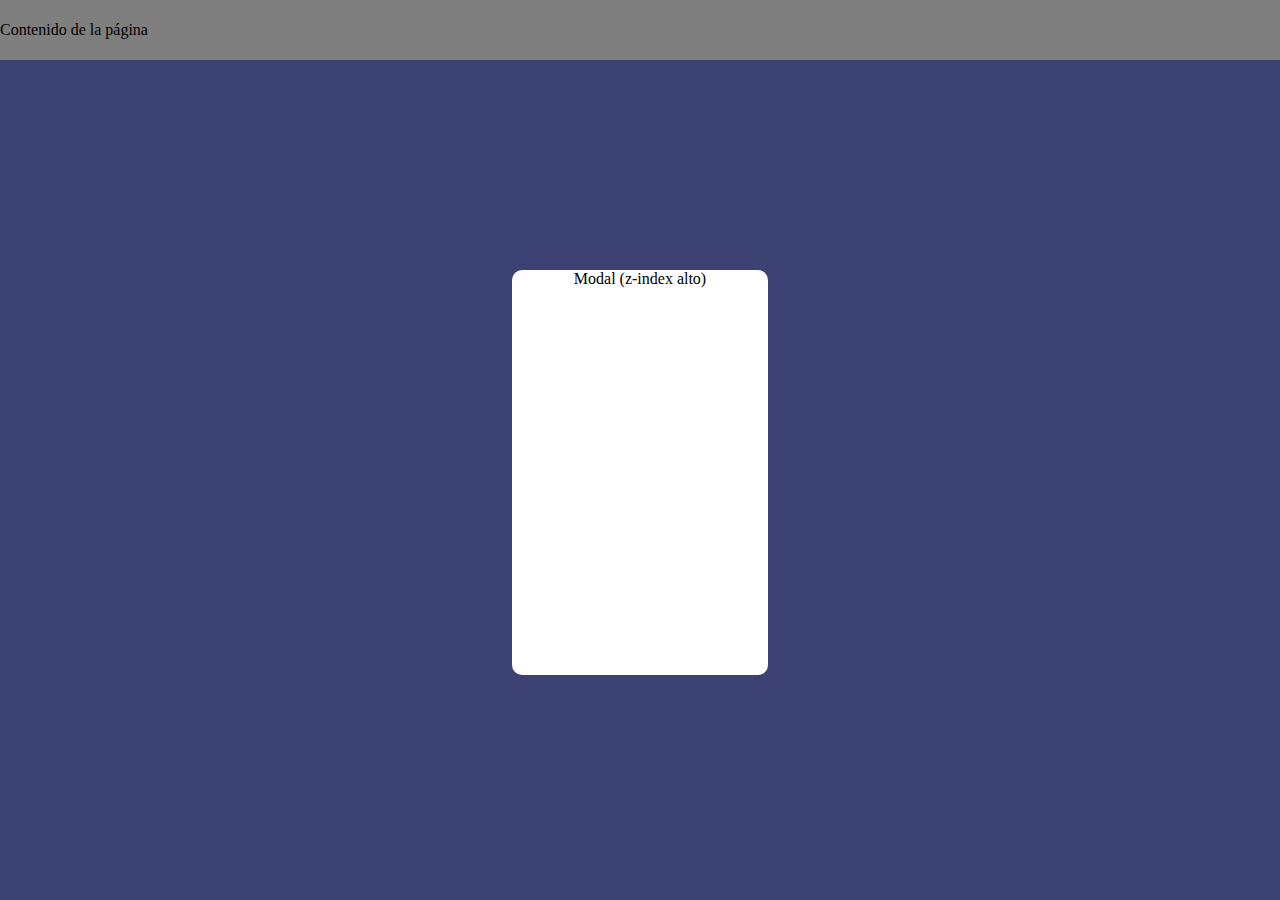
<file: Laboratorio-3/index.html>
<!DOCTYPE html>
<html lang="en">
<head>
    <meta charset="UTF-8">
    <meta name="viewport" content="width=device-width, initial-scale=1.0">
    <title>Lab 3 - Jonathan Rugama</title>
    <link rel="stylesheet" href="styles.css">
</head>
<body>
    <main>
        <header>
            <nav>Contenido de la página</nav>
        </header>
         
        <div class="black-section"></div> 
        <div class="modal">Modal (z-index alto)</div>
    </main>
    
   
   
</body>
</html>
</file>
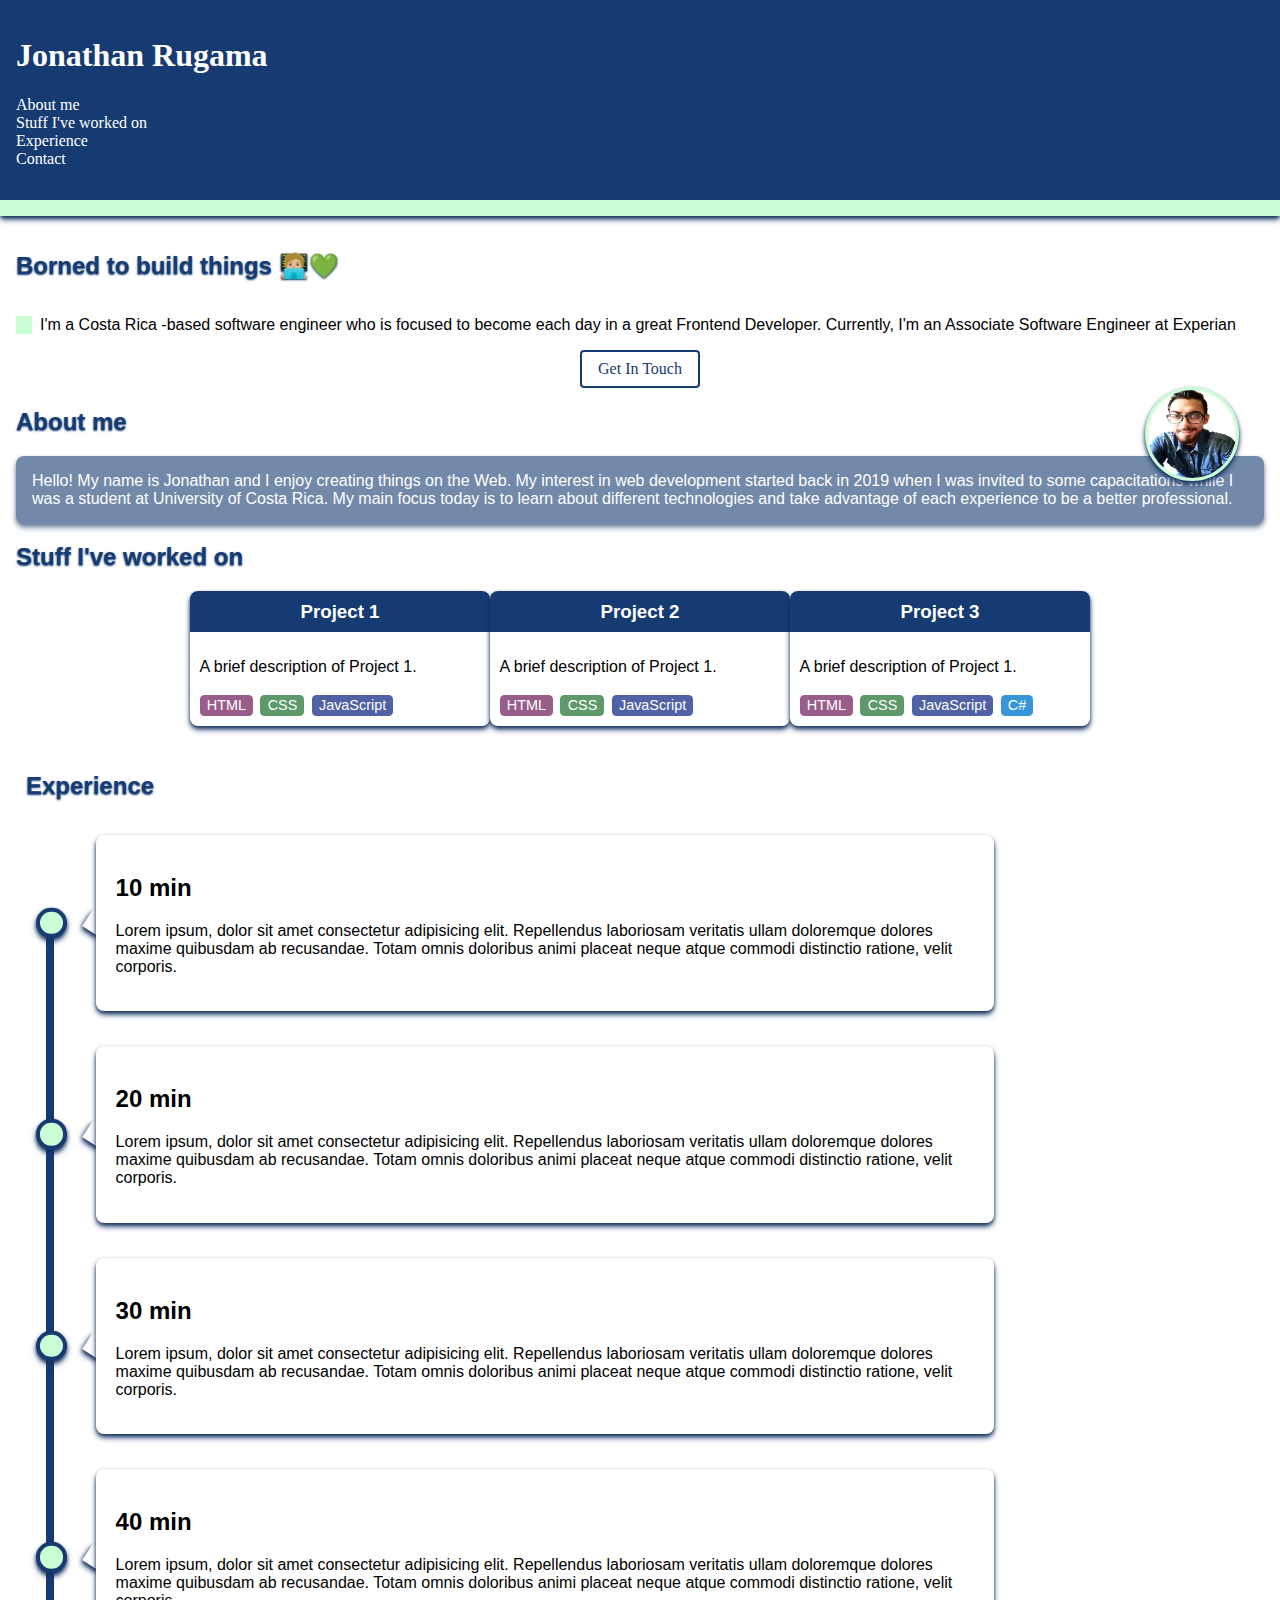
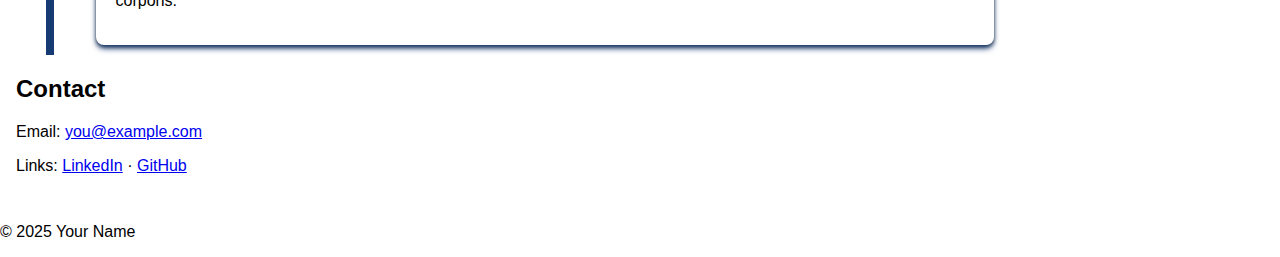
<file: Project-1/index.html>
<!DOCTYPE html>
<html lang="en">
<head>
    <meta charset="UTF-8">
    <meta name="viewport" content="width=device-width, initial-scale=1.0">
    <link rel="stylesheet" href="styles.css">
    <title>Portfolio</title>
</head>
<body>
    <header>
        <div class="container">
            <h1 class="site-title">Jonathan Rugama</h1>
            <nav aria-label="Main navigation">
                <ul class="main-nav">
                    <li><a href="#about">About me</a></li>
                    <li><a href="#work">Stuff I've worked on</a></li>
                    <li><a href="#experience">Experience</a></li>
                    <li><a href="#contact">Contact</a></li>
                </ul>
            </nav>
        </div>
    </header>

    <main class="main-section">
        <section class="getInTouch-section">
            <h2 class="getInTouch-title h2-title">Borned to build things 🧑🏼‍💻💚</h2>
            <p class="getInTouch-paragraph">I'm a Costa Rica -based software engineer who is focused 
                to become each day in a great Frontend Developer. Currently,
                I'm an Associate Software Engineer at Experian
            </p>
            <a class="get-intouch-link rockwell-font" href="">Get In Touch</a>
        </section>

        <section class="about-section" id="about" aria-labelledby="about-heading">
            <h2 class="about-title h2-title" id="about-heading">About me</h2>
            <div class="container-paragraph">
                <p class="about-paragraph">Hello! My name is Jonathan and I enjoy creating things on the Web. My interest in web development started back in 2019 when I was invited to some capacitations while I was a student at University of Costa Rica.

My main focus today is to learn about different technologies and take advantage of each experience to be a better professional.</p>
                   
            
            </div>

              <div class="picture-container">
                        <img class="picture" src="/Project-1/images/me.png" alt="Picture of Jonathan Rugama">
            </div>
            
           
        </section>

        <section id="work" aria-labelledby="work-heading">
            <h2 class="h2-title" id="work-heading">Stuff I've worked on</h2>
            <div class="cards-container">
                <div class="card">
                    <div class="card-header">
                        <h3 class="card-title">Project 1</h3>
                    </div>
                    <div class="card-content-container">
                        <p>A brief description of Project 1.</p>
                        <div class="card-tags-container">
                            <span class="card-tag">HTML</span>
                            <span class="card-tag">CSS</span>
                            <span class="card-tag">JavaScript</span>
                        </div>
                    </div>
                </div>
                <div class="card">
                    <div class="card-header">
                         <h3 class="card-title">Project 2</h3>
                    </div>
                    <div class="card-content-container">
                        <p>A brief description of Project 1.</p>
                        <div class="card-tags-container">
                            <span class="card-tag">HTML</span>
                            <span class="card-tag">CSS</span>
                            <span class="card-tag">JavaScript</span>
                        </div>
                    </div>
                </div>
                <div class="card">
                    <div class="card-header">
                         <h3 class="card-title">Project 3</h3>
                    </div>
                    <div class="card-content-container">
                        <p>A brief description of Project 1.</p>
                        <div class="card-tags-container">
                            <span class="card-tag">HTML</span>
                            <span class="card-tag">CSS</span>
                            <span class="card-tag">JavaScript</span>
                            <span class="card-tag">C#</span>
                        </div>
                    </div>
                </div>
            </div>
        </section>

        <section class="container-experience" id="experience" aria-labelledby="experience-heading">
            <h2 class="h2-title" id="experience-heading">Experience</h2>
            <div class="content-item">
                <h2>10 min</h2>
                <p>Lorem ipsum, dolor sit amet consectetur adipisicing elit. Repellendus laboriosam veritatis ullam doloremque dolores maxime quibusdam ab recusandae. Totam omnis doloribus animi placeat neque atque commodi distinctio ratione, velit corporis.</p>
             </div>
             <div class="content-item">
                <h2>20 min</h2>
                <p>Lorem ipsum, dolor sit amet consectetur adipisicing elit. Repellendus laboriosam veritatis ullam doloremque dolores maxime quibusdam ab recusandae. Totam omnis doloribus animi placeat neque atque commodi distinctio ratione, velit corporis.</p>
             </div>
             <div class="content-item">
                <h2>30 min</h2>
                <p>Lorem ipsum, dolor sit amet consectetur adipisicing elit. Repellendus laboriosam veritatis ullam doloremque dolores maxime quibusdam ab recusandae. Totam omnis doloribus animi placeat neque atque commodi distinctio ratione, velit corporis.</p>
             </div>
             <div class="content-item">
                <h2>40 min</h2>
                <p>Lorem ipsum, dolor sit amet consectetur adipisicing elit. Repellendus laboriosam veritatis ullam doloremque dolores maxime quibusdam ab recusandae. Totam omnis doloribus animi placeat neque atque commodi distinctio ratione, velit corporis.</p>
             </div>
        </section>

        <section id="contact" aria-labelledby="contact-heading">
            <h2 id="contact-heading">Contact</h2>
            <p>Email: <a href="mailto:you@example.com">you@example.com</a></p>
            <p>Links: <a href="#">LinkedIn</a> · <a href="#">GitHub</a></p>
        </section>
    </main>

    <footer>
        <p>© <span id="year">2025</span> Your Name</p>
    </footer>
</body>
</html>
</file>
<file: Laboratorio-3/styles.css>
body {
    background-color: blanchedalmond;
    margin: 0;
    
}
main {
    background-color: #7883e6;
    height: 100vh;
    position: relative;
    z-index: -1;

    
}
header {
    background-color: white;
    height: 60px;
    display: flex;
    align-items: center;

}
.black-section {
    position: absolute;
    background-color: black;
    height: 100vh;
    width: 100vw;
    z-index: 2;
    top: 0;
    opacity: 0.5;
   
}
.modal {
    position: absolute;
    background-color: white;
    width: 20%;
    height: 45%;
    top: 30%;
    left: 40%;
   z-index: 3;
   text-align: center;
   border-radius: 10px;
    
}
</file>
<file: Project-1/styles.css>
:root {
    --primary-color: #163B72;
    --secondary-color: #CAFFD5;
    --header-text-color: white;
    --header-font-famly: 'Rockwell', serif;

    --primary-triadic-color-1: #BEF50C;
    --primary-triadic-color-2: #079D16;
    --primary-triadic-color-3: #920F3B;
    --primary-triadic-color-4: #C24230;

    --complemantary-secondary-color-1: #995D8A;
    --complemantary-secondary-color-2: #5D9969;
    --complemantary-secondary-color-3: #5161A6;
    --complemantary-secondary-color-4: #3696D9;

    --container-shadow: var(--primary-color) 0px 4px 6px -1px, #0b0b0b 0px 2px 4px -1px;
}

body {
    margin: 0;
    padding: 0;
    font-family: Arial, sans-serif;
    display: flex;
    flex-direction: column;
}
.rockwell-font {
    font-family: 'Rockwell', serif;
}
header {
    background-color: var(--primary-color);
    padding: 1em;
    border-bottom: var(--secondary-color) 1em solid;
    box-shadow: var(--primary-color) 0px 4px 6px -1px, #0b0b0b 0px 2px 4px -1px;
    font-family: var(--header-font-famly);
    color: var(--header-text-color)
}
.main-nav {
    list-style-type: none;
    padding-left: 0;

}
.main-nav li a {
    color: white;
    text-decoration: none;
    list-style: none;
    
}
.main-section {
    padding: 1em;
}
.getInTouch-section {
    display: flex;
    flex-direction: column;
   
}
.h2-title {
    color: var(--primary-color);
   /* offset-x | offset-y | blur-radius | color */
    text-shadow: 0px 0.5px 2px var(--primary-color); 
}

.getInTouch-paragraph {
    border-left: var(--secondary-color) 1em solid;
    padding-left: 0.5em;
}
.get-intouch-link {
    display: inline-block;
    padding: 0.5em 1em;
    background-color: white;
    color: var(--primary-color);
    border: 2px solid var(--primary-color);
    text-decoration: none;
    border-radius: 4px;
    align-self: center;
}
.container-paragraph {
    background-color: var(--primary-color);
    padding: 1em;
    border-radius: 8px;
    opacity: 0.6;
    box-shadow: var(--container-shadow)
}
.about-section {
    position: relative;
    z-index: -1;
}

.about-paragraph {
    color: white;
    margin: 0;

}
.picture-container {
    border-radius: 50%;
    width: 88px;
    height: 88px;
    background-color: white;
    overflow: hidden;
    border: 3px solid var(--secondary-color);
    position: absolute;
    top: -18%;
    right: 2%;
    box-shadow: var(--container-shadow)
}
.picture {
    width: 88px;
    height: 88px;
}
.container-experience {
   overflow: hidden;
   padding: 10px;
   position: relative;

}
.container-experience::before{
    content:'';
    width: 0.5em;
    height: 100%;
    background: var(--primary-color);
    position: absolute;
    top: 180px;
    left: 30px;

}
.content-item {
   background: white;
   padding:1.2em;
   margin: 2.2em 4.4em;
   min-width: 200px;
   max-width: 70%;
   border-radius: 0.5em;
    box-shadow: var(--container-shadow);
    position: relative;
}
.content-item:before {
    content: '';
    width: 20px;
    height: 20px;
    background:white;
    position: absolute;
    left: -10px;
    top: 50%;
    box-shadow: var(--container-shadow);
    transform: translateY(-50%) rotate(33deg);
    z-index: -1;
}
.content-item::after {
    content: '';
    width: 1.4em;
    height: 1.4em;
    border: 4px solid var(--primary-color);
    background:var(--secondary-color);
    border-radius: 50%;
    position: absolute;
    left: -60px;
    top: 50%;
    transform: translateY(-50%);
    box-shadow: var(--container-shadow);
}

.container-experience .content-item:last-child {
    margin-bottom: 0;
}
.cards-container {
    display: flex;
    flex-wrap: wrap;
    justify-content: center;
   

    
}
.card {
    display: flex;
    flex-direction: column;
    background-color: white;
    border-radius: 0.5em;
    padding: 0;
    margin-bottom: 1em;
    box-shadow: var(--container-shadow);
    min-width: 300px;
    max-width: 33%;
}
.card-header {
    background-color: var(--primary-color);
    border-top-left-radius: 0.5em;
    border-top-right-radius: 0.5em;
}
.card-title {
    color: white;
    text-align: center;
    padding: 0.5em;
    margin: 0;
}
.card-content-container {
    padding: 0.6em;
    
}
.card-tag {
    display: inline-block;
    background-color: var(--secondary-color);
    color: var(--primary-color);
    padding: 0.2em 0.5em;
    border-radius: 0.3em;
    margin: 0.2em 0.2em 0 0;
    font-size: 0.9em;
}
.card-tag:nth-child(1) {
    background-color: var(--complemantary-secondary-color-1);
    color: white
}
.card-tag:nth-child(2) {
   background-color: var(--complemantary-secondary-color-2);
    color: white;
}
.card-tag:nth-child(3) {
    background-color: var(--complemantary-secondary-color-3);
    color: white;
}
.card-tag:nth-child(4) {
    background-color: var(--complemantary-secondary-color-4);
    color: white;
}
</file>
